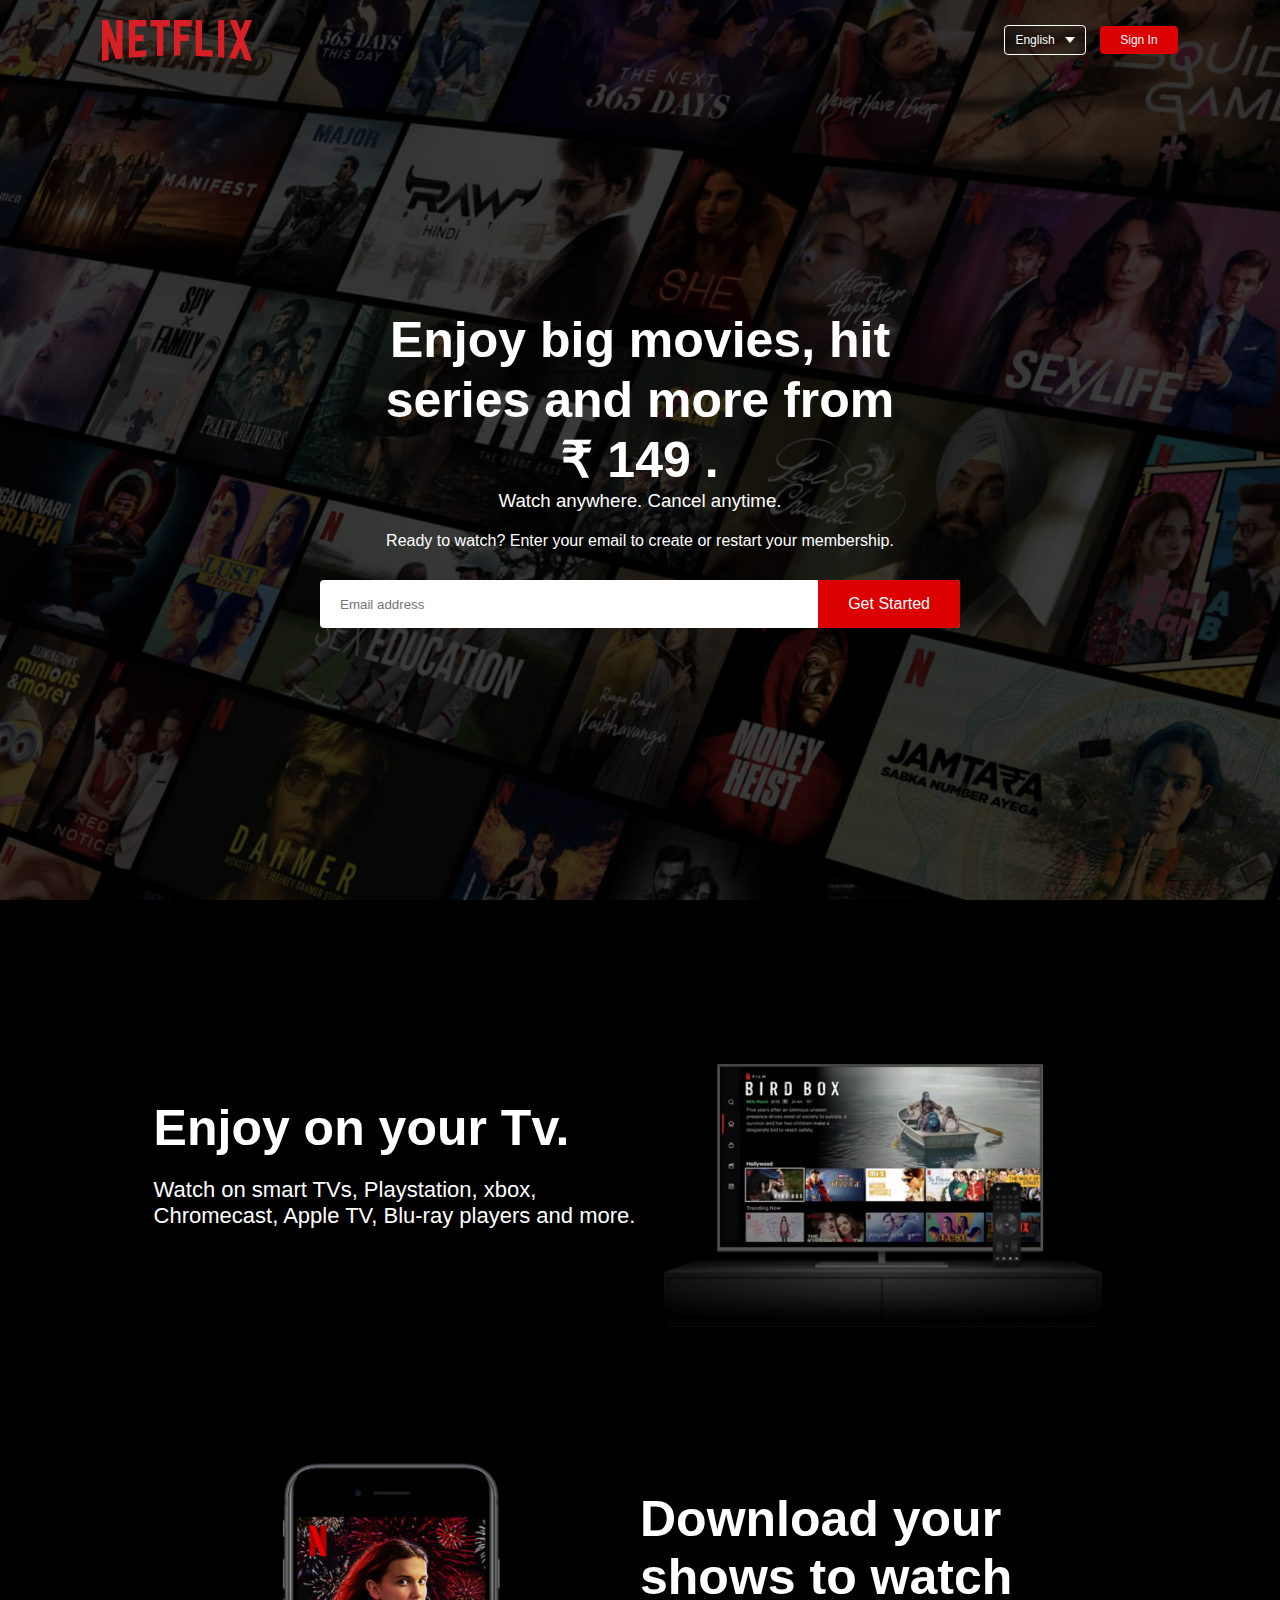
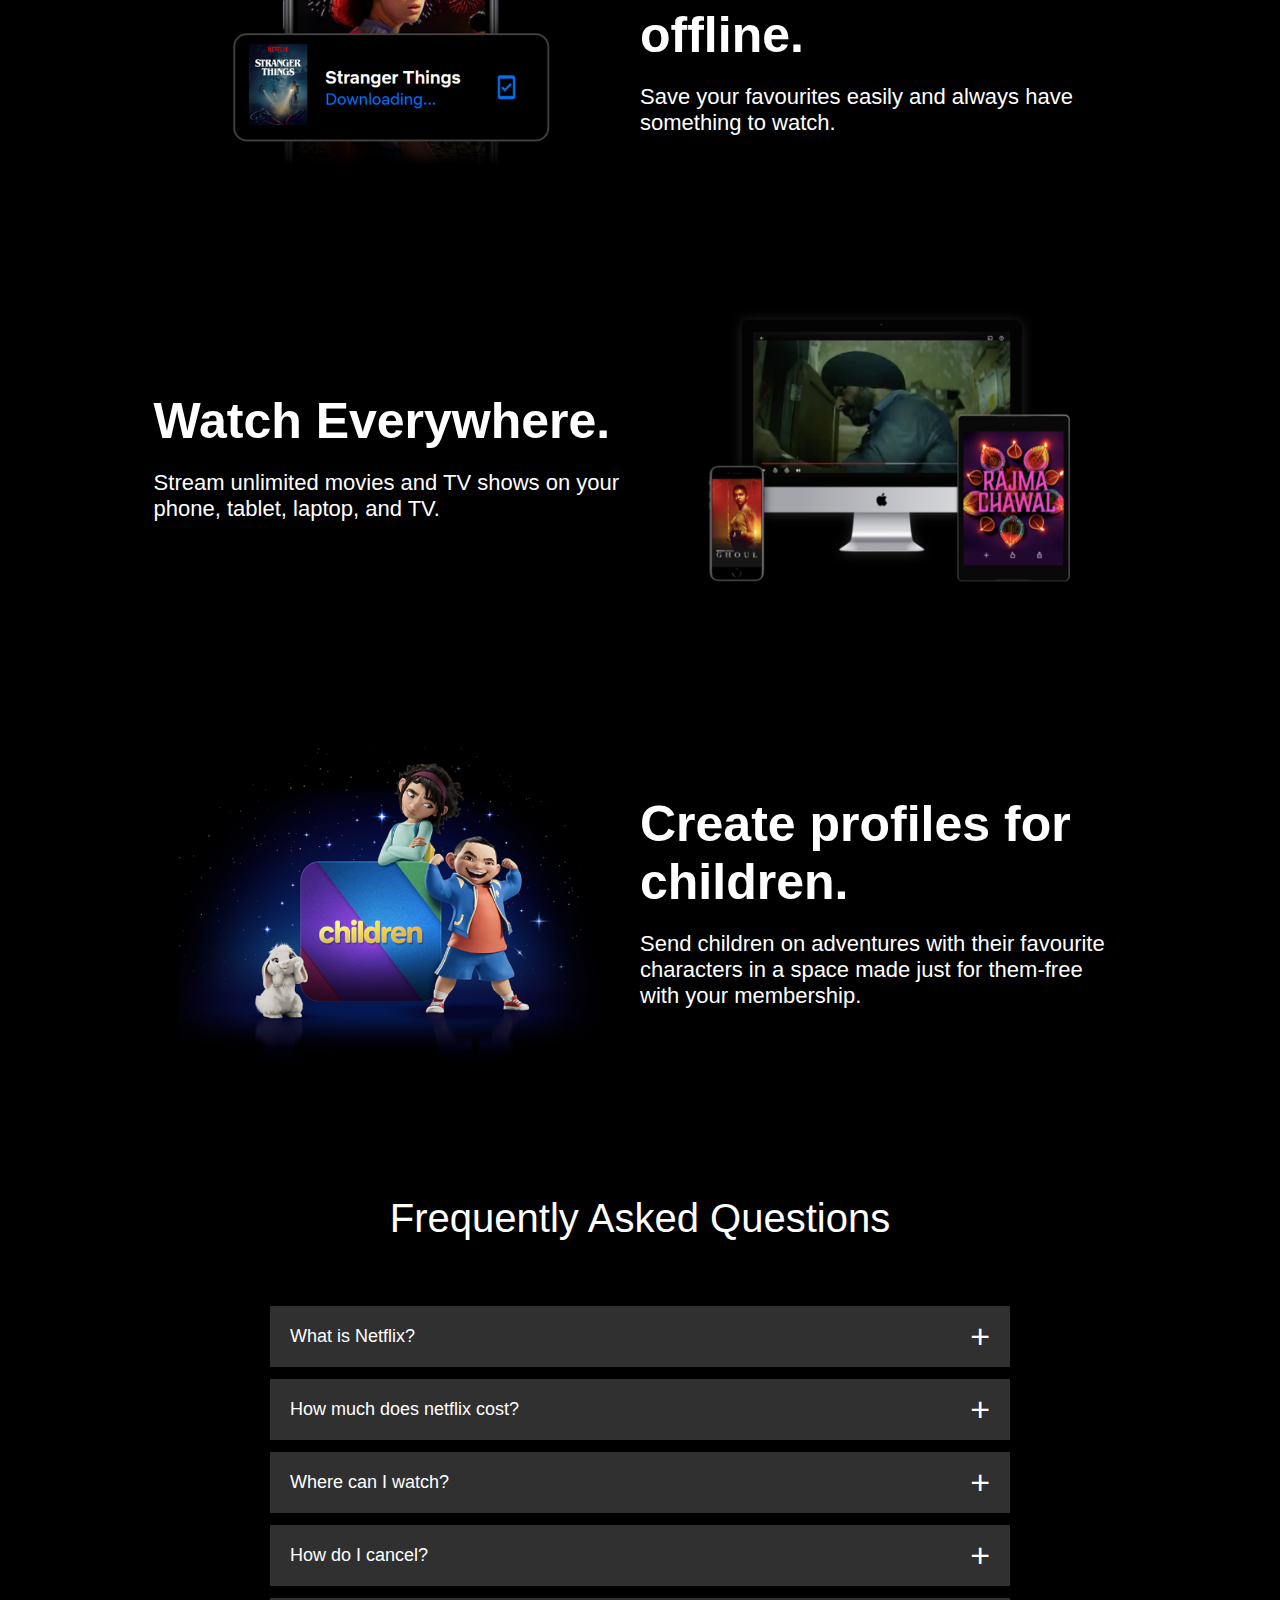
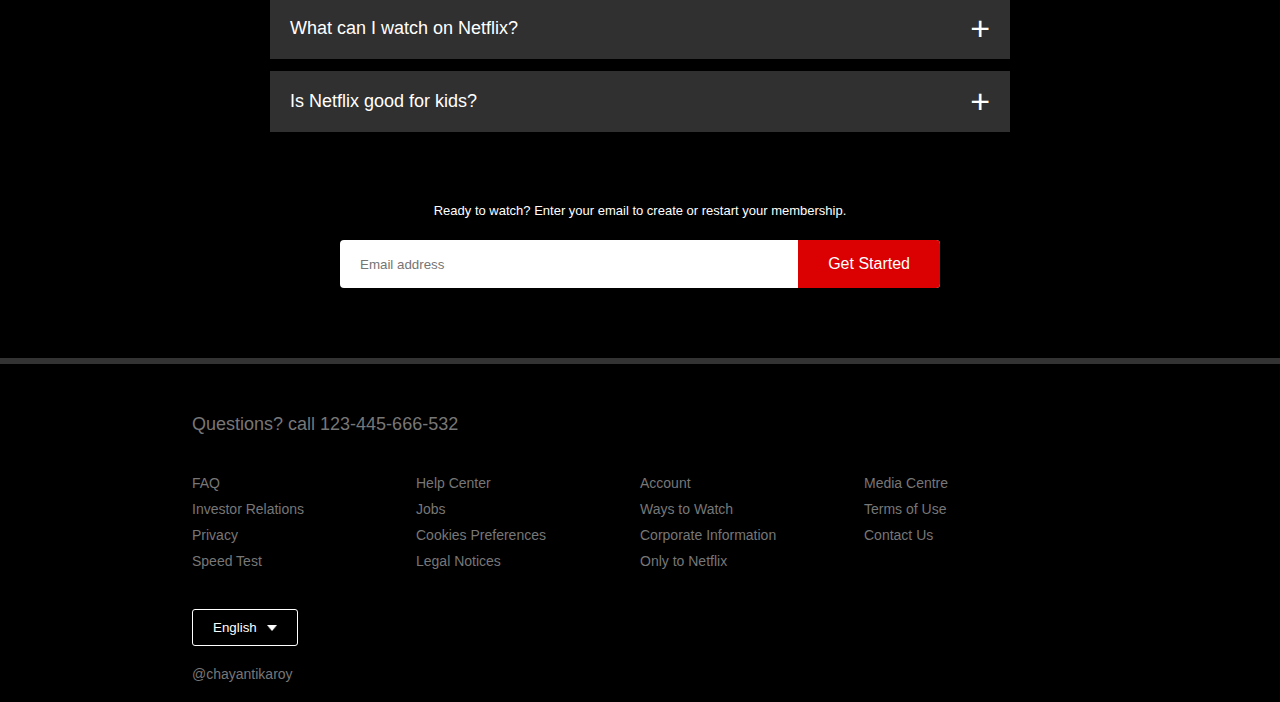
<file: Task 3-Homepage of netflix/index.html>
<!DOCTYPE html>
<html lang="en">

<head>
    <meta charset="UTF-8">
    <meta http-equiv="X-UA-Compatible" content="IE=edge">
    <meta name="viewport" content="width=device-width, initial-scale=1.0">
    <title>Netflix Website Clone</title>
    <link rel="stylesheet" href="style.css">
</head>

<body>
    <div class="header">
        <nav>
            <img src="images/logo.png" class="logo">
            <div>
                <button class="language-btn">English <img src="images/down-icon.png"></button>
                <button>Sign In</button>
            </div>
        </nav>
        <div class="header-content">
            <h1>Enjoy big movies, hit series and more from </h1>
            <h1>₹ 149 .</h1>
            <h3>Watch anywhere. Cancel anytime.</h3>
            <p>Ready to watch? Enter your email to create or restart your membership.</p>
            <form class="email-signup">
                <input type="email" placeholder="Email address" required>
                <button type="submit">Get Started</button>
            </form>
        </div>
    </div>
    <div class="features">
        <div class="row">
            <div class="text-col">
                <h2>Enjoy on your Tv.</h2>
                <p>Watch on smart TVs, Playstation, xbox, Chromecast, Apple TV, Blu-ray players and more.</p>
            </div>
            <div class="img-col">
                <img src="images/feature-1.png">
            </div>
        </div>
        <div class="row">
            <div class="img-col">
                <img src="images/feature-2.png">
            </div>
            <div class="text-col">
                <h2>Download your shows to watch offline.</h2>
                <p>Save your favourites easily and always have something to watch.</p>
            </div>
        </div>
        <div class="row">
            <div class="text-col">
                <h2>Watch Everywhere.</h2>
                <p>Stream unlimited movies and TV shows on your phone, tablet, laptop, and TV.</p>
            </div>
            <div class="img-col">
                <img src="images/feature-3.png">
            </div>
        </div>
        <div class="row">
            <div class="img-col">
                <img src="images/feature-4.png">
            </div>
            <div class="text-col">
                <h2>Create profiles for children.</h2>
                <p>Send children on adventures with their favourite characters in a space made just for them-free with
                    your membership.</p>
            </div>
        </div>
    </div>
    <div class="faq">
        <h2>Frequently Asked Questions</h2>
        <ul class="accordion">
            <li>
                <input type="radio" name="accordion" id="first">
                <label for="first">What is Netflix?</label>
                <div class="content">
                    <p>Lorem ipsum dolor sit amet consectetur, adipisicing elit. Qui nisi corrupti minima odio libero
                        iste nulla nam consequatur illum repellat commodi sequi quas magnam quasi, facere error optio
                        reprehenderit voluptatibus.</p>
                </div>
            </li>
            <li>
                <input type="radio" name="accordion" id="second">
                <label for="second">How much does netflix cost?</label>
                <div class="content">
                    <p>Lorem ipsum dolor sit amet consectetur, adipisicing elit. Qui nisi corrupti minima odio libero
                        iste nulla nam consequatur illum repellat commodi sequi quas magnam quasi, facere error optio
                        reprehenderit voluptatibus.</p>
                </div>
            </li>
            <li>
                <input type="radio" name="accordion" id="third">
                <label for="third">Where can I watch?</label>
                <div class="content">
                    <p>Lorem ipsum dolor sit amet consectetur, adipisicing elit. Qui nisi corrupti minima odio libero
                        iste nulla nam consequatur illum repellat commodi sequi quas magnam quasi, facere error optio
                        reprehenderit voluptatibus.</p>
                </div>
            </li>
            <li>
                <input type="radio" name="accordion" id="fourth">
                <label for="fourth">How do I cancel?</label>
                <div class="content">
                    <p>Lorem ipsum dolor sit amet consectetur, adipisicing elit. Qui nisi corrupti minima odio libero
                        iste nulla nam consequatur illum repellat commodi sequi quas magnam quasi, facere error optio
                        reprehenderit voluptatibus.</p>
                </div>
            </li>
            <li>
                <input type="radio" name="accordion" id="fifth">
                <label for="fifth">What can I watch on Netflix?</label>
                <div class="content">
                    <p>Lorem ipsum dolor sit amet consectetur, adipisicing elit. Qui nisi corrupti minima odio libero
                        iste nulla nam consequatur illum repellat commodi sequi quas magnam quasi, facere error optio
                        reprehenderit voluptatibus.</p>
                </div>
            </li>
            <li>
                <input type="radio" name="accordion" id="sixth">
                <label for="sixth">Is Netflix good for kids?</label>
                <div class="content">
                    <p>Lorem ipsum dolor sit amet consectetur, adipisicing elit. Qui nisi corrupti minima odio libero
                        iste nulla nam consequatur illum repellat commodi sequi quas magnam quasi, facere error optio
                        reprehenderit voluptatibus.</p>
                </div>
            </li>
        </ul>
        <small>Ready to watch? Enter your email to create or restart your membership.</small>
        <form class="email-signup">
            <input type="email" placeholder="Email address" required>
            <button type="submit">Get Started</button>
        </form>
    </div>
    <div class="footer">
        <h2>Questions? call 123-445-666-532</h2>
        <div class="row">
            <div class="col">
                <a href="#">FAQ</a>
                <a href="#">Investor Relations</a>
                <a href="#">Privacy</a>
                <a href="#">Speed Test</a>
            </div>
            <div class="col">
                <a href="#">Help Center</a>
                <a href="#">Jobs</a>
                <a href="#">Cookies Preferences</a>
                <a href="#">Legal Notices</a>
            </div>
            <div class="col">
                <a href="#">Account</a>
                <a href="#">Ways to Watch</a>
                <a href="#">Corporate Information</a>
                <a href="#">Only to Netflix</a>
            </div>
            <div class="col">
                <a href="#">Media Centre</a>
                <a href="#">Terms of Use</a>
                <a href="#">Contact Us</a>
            </div>
        </div>
        <button class="language-btn">English <img src="images/down-icon.png"></button>
        <p class="copyright-txt">@chayantikaroy</p>
    </div>
</body>

</html>
</file>
<file: Task 3-Homepage of netflix/style.css>
* {
    margin: 0;
    padding: 0;
    font-family: 'poppins', sans-serif;
    box-sizing: border-box;
}

body {
    background: #000;
    color: #fff;
}

.header {
    width: 100%;
    height: 100vh;
    background-image: linear-gradient(rgba(0, 0, 0, 0.7), rgba(0, 0, 0, 0.7)), url(images/header-image.png);
    background-size: cover;
    background-position: center;
    padding: 10px 8%;
    position: relative;
}

nav {
    display: flex;
    align-items: center;
    justify-content: space-between;
    padding: 10px 0;
}

.logo {
    width: 150px;
    cursor: pointer;
}

nav button {
    border: 0;
    outline: 0;
    background: #db0001;
    color: #fff;
    padding: 7px 20px;
    font-size: 12px;
    border-radius: 4px;
    margin-left: 10px;
    cursor: pointer;
}

.language-btn {
    display: inline-flex;
    align-items: center;
    background: transparent;
    border: 1px solid #fff;
    padding: 7px 10px;
}

.language-btn img {
    width: 10px;
    margin-left: 10px;
}

.header-content {
    position: absolute;
    top: 30%;
    left: 50%;
    align-items: center;
    transform: translate(-50%);
    margin-top: 40px;
}

.header-content h1 {
    font-size: 50px;
    line-height: 60px;
    font-weight: 600;
    max-width: 650px;
    text-align: center;
    justify-content: center;
}

.header-content h3 {
    font-weight: 400;
    text-align: center;
    justify-content: center;
    margin-bottom: 20px;
}

.header-content p {
    text-align: center;
    justify-content: center;
}

.email-signup {
    background: #fff;
    border-radius: 4px;
    display: flex;
    align-items: center;
    margin-top: 30px;
    overflow: hidden;
}

.email-signup input {
    flex: 1;
    border: 0;
    outline: 0;
    margin-left: 20px;
}

.email-signup button {
    background: #db0001;
    border: 0;
    outline: 0;
    color: #fff;
    font-size: 16px;
    cursor: pointer;
    padding: 15px 30px;
}

.features {
    padding: 50px 12%;
    font-size: 22px;
}

.row {
    display: flex;
    width: 100%;
    align-items: center;
    flex-wrap: wrap;
    padding: 50px 0;
}

.text-col {
    flex-basis: 50%;
    margin-bottom: 20px;
}

.img-col {
    flex-basis: 50%;
    margin-bottom: 20px;
}

.img-col img {
    display: block;
    width: 90%;
    margin: auto;
}

.features h2 {
    font-size: 50px;
    font-weight: 600;
    margin-bottom: 20px;
}

.faq {
    padding: 10px 12%;
    text-align: center;
    font-size: 18px;
}

.faq h2 {
    font-weight: 500;
    font-size: 40px;
}

.accordion {
    margin: 60px auto;
    width: 100%;
    max-width: 750px;
}

.accordion li {
    list-style: none;
    width: 100%;
    padding: 5px;
}

.accordion li label {
    display: flex;
    align-items: center;
    padding: 20px;
    font-size: 18px;
    font-weight: 500;
    background: #303030;
    margin-bottom: 2px;
    cursor: pointer;
    position: relative;
}

label::after {
    content: '+';
    font-size: 34px;
    position: absolute;
    right: 20px;
    transition: transform 0.5s;
}

input[type="radio"] {
    display: none;
}

.accordion .content {
    background: #303030;
    text-align: left;
    padding: 0 20px;
    max-height: 0;
    overflow: hidden;
    transition: max-height 0.5s, padding 0.5s;
}

.accordion input[type="radio"]:checked+label+.content {
    max-height: 600px;
    padding: 30px 20px;
}

.accordion input[type="radio"]:checked+label::after {
    transform: rotate(135deg);
}

.faq .email-signup {
    max-width: 600px;
    margin: 20px auto 60px;
}

.faq small {
    font-size: 13px;
}

.footer {
    padding: 50px 15% 10px;
    border-top: 6px solid #333;
    color: #777;
}

.footer h2 {
    font-size: 18px;
    font-weight: 400;
    margin-bottom: 30px;
}

.footer .col {
    flex-basis: 25%;
    flex-grow: 1;
    margin-bottom: 20px;
}

.footer .col a {
    display: block;
    text-decoration: none;
    color: #777;
    font-size: 14px;
    margin-bottom: 10px;
}

.footer .row {
    align-items: flex-start;
    padding: 10px 0;
}

.footer .language-btn {
    color: #fff;
    padding: 10px 20px;
    border-radius: 3px;
}

.copyright-txt {
    font-size: 14px;
    margin-top: 20px;
    margin-bottom: 10px;
}

@media only screen and (max-width: 600px) {
    .logo {
        width: 100px;
    }

    nav button {
        padding: 5px 10px;
    }

    nav .language-btn {
        padding: 4px 8px;
    }

    .header-content {
        position: unset;
        transform: none;
        padding-top: 150px;
    }

    .header-content h1 {
        font-size: 30px;
    }

    .email-signup button {
        font-size: 12px;
        padding: 10px 15px;
    }

    .text-col,
    .img-col {
        flex-basis: 100%;
    }

    .features h2 {
        font-size: 30px;
    }

    .features p {
        font-size: 15px;
    }

    .row:nth-child(2),
    .row:nth-child(4) {
        flex-direction: column-reverse;
    }

    .features .row {
        padding: 10px 0;
    }

    .faq h2 {
        font-size: 20px;
    }

    .accordion .content {
        font-size: 14px;
    }

    .accordion li label {
        padding: 10px;
        font-size: 14px;
    }

    label::after {
        font-size: 22px;
    }
}
</file>
